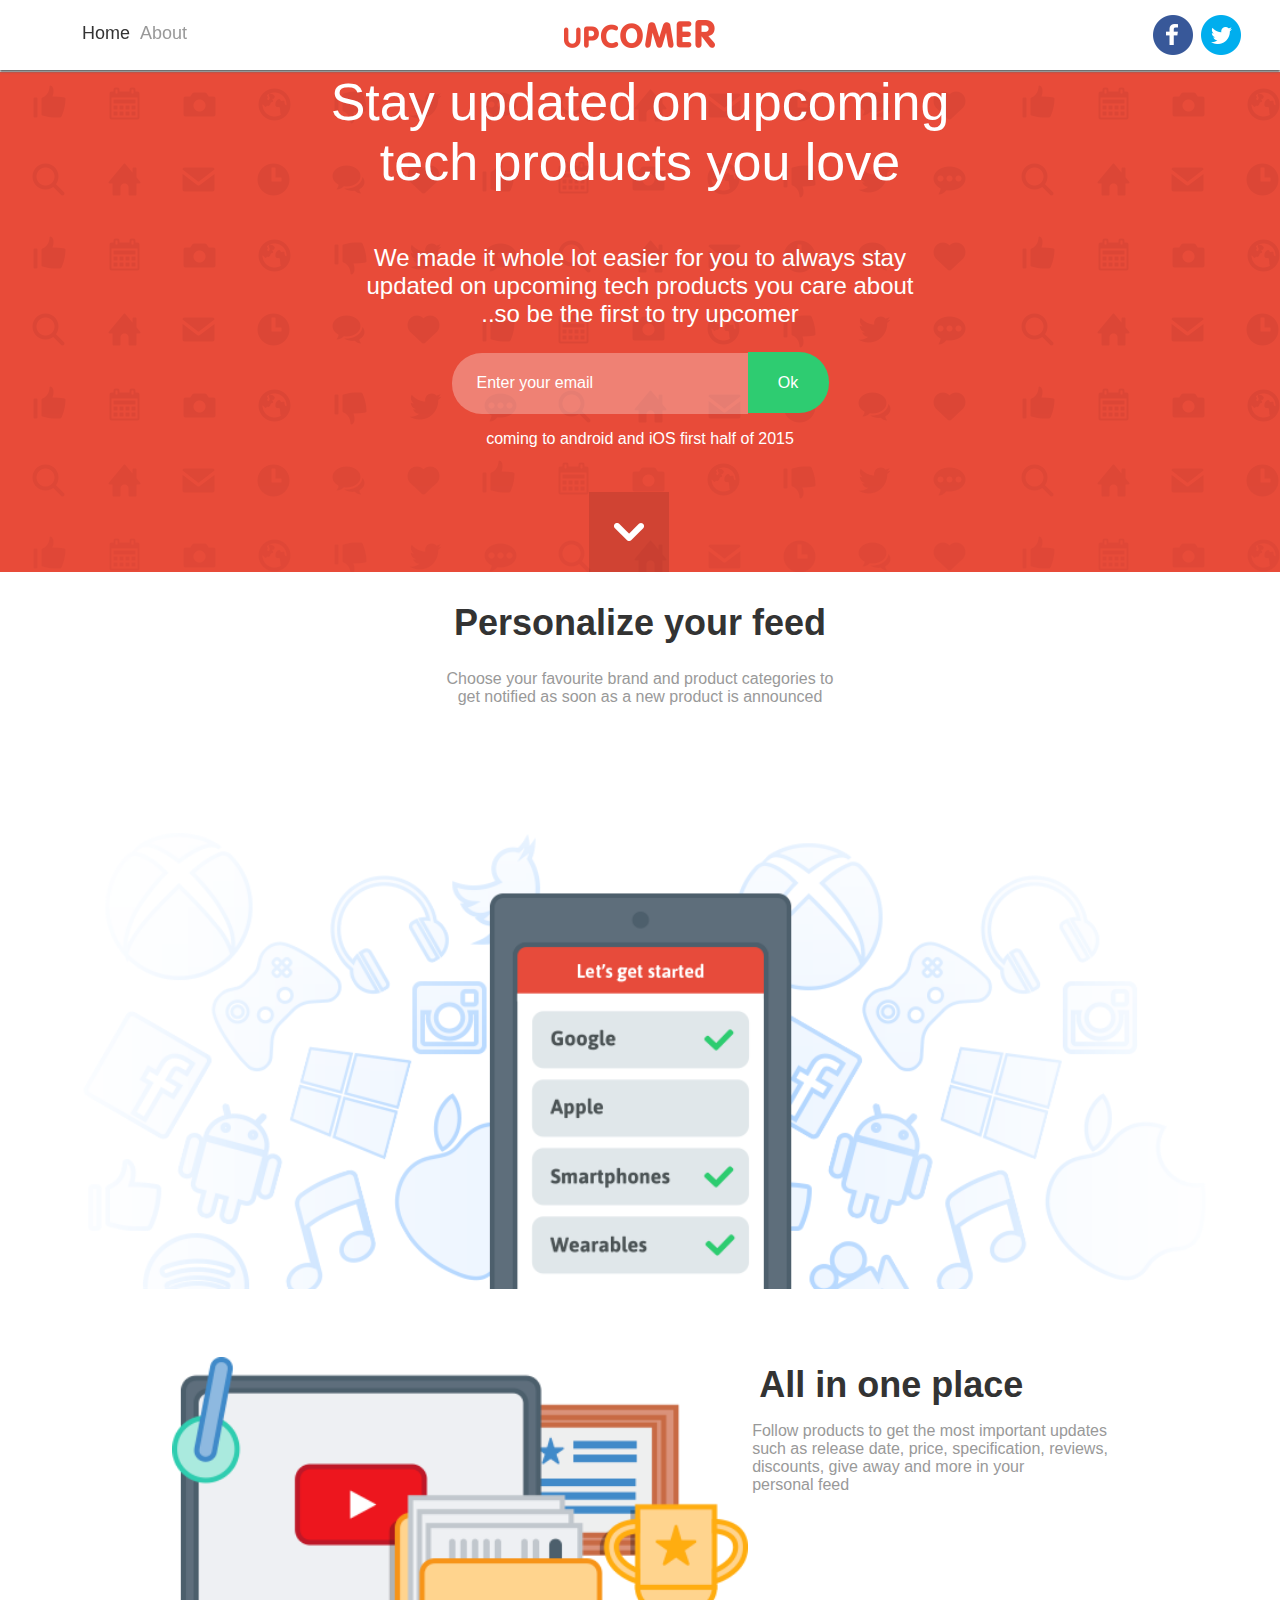
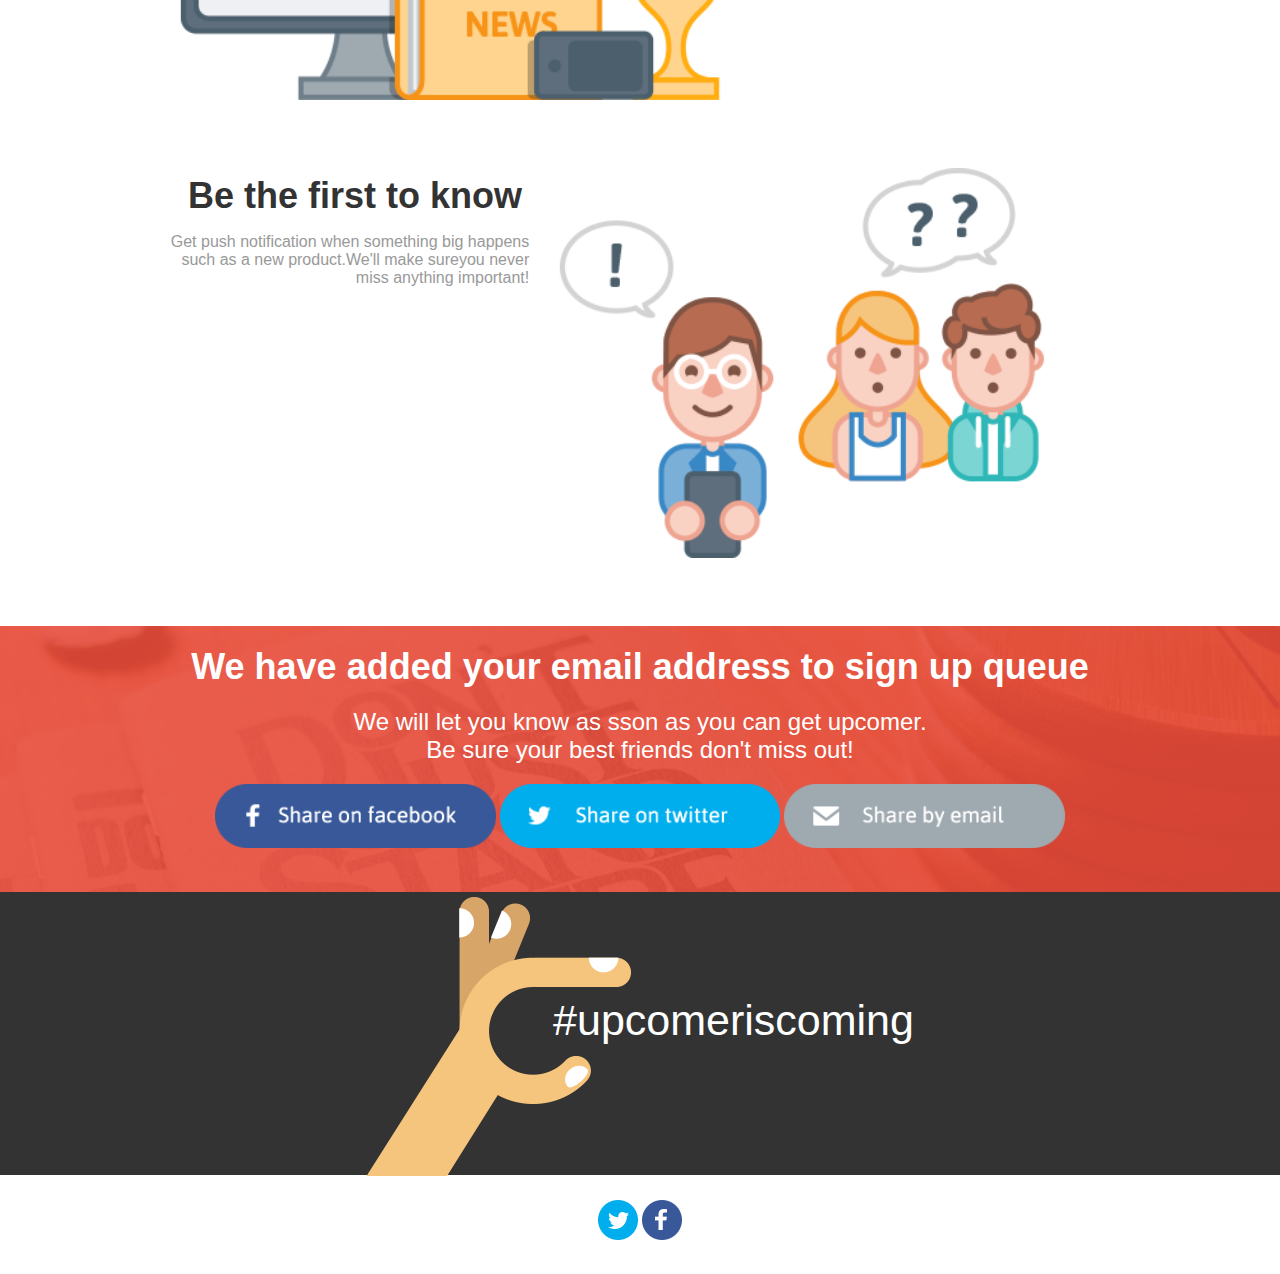
<file: index.html>
<!DOCTYPE html>
<html lang="en">

<head>
	<meta charset="UTF-8">
	<title>Upcomer</title>
	<link href="http://allfont.net/allfont.css?fonts=asap-bold" rel="stylesheet" type="text/css" />
	<link href="http://allfont.net/allfont.css?fonts=asap-regular" rel="stylesheet" type="text/css" />
	<link rel="stylesheet" href="CSS/common_style.css">
	<link rel="stylesheet" href="CSS/index.css">
	<link rel="stylesheet" href="CSS/media_query.css">
</head>

<body>
	<h1 style="display:none;">Upcomer</h1>
	<header>
		<div class="header_section">
			<div class="link">
				<ul>
					<li><a href="index.html" class="home_link">Home</a></li>
					<li><a href="about.html" class="about_link">About</a></li>
				</ul>
			</div>
			<div class="logo">
				<a href="index.html"><img src="images/upcomer-logo.png"></a>
			</div>
			<div class="external_link">
				<div class="link_to_be_hidden">
					<a href="#"><img src="images/tweet-icon.png" alt=""></a>
					<a href="#"><img src="images/fb-icon.png" alt=""></a>
				</div>
				<div id="link">
					<ul>
						<li><a href="about.html" class="about_link">About</a></li>
					</ul>
				</div>		
			</div>
		</div>
	</header>
	
	<main style="text-align:center;">
		<section class="home">
			<div class="slogans">
					<div class="slogan1">
						<p>Stay updated on upcoming<br>
						tech products you love</p>
					</div>
					<div class="slogan2">
						<p>We made it whole lot easier for you to always stay<br>
						updated on upcoming tech products you care about<br>
						..so be the first to try upcomer</p>
					</div>
					<div class="subscribe">
						<input type="email" class="email" placeholder="Enter your email"><input type="submit" value="Ok" class="submit">
					</div>
					<div class="slogan3">
						<p>coming to android and iOS first half of 2015</p>
					</div>
				<br><br>
				<div class="down">
					<img src="images/down-arrow.png">
				</div>
			</div>
		</section>
		<section class="general" style="text-align:center;">

				<h2>Personalize your feed</h2>
				
				<p class="general_illustration">Choose your favourite brand and product categories to<br>
					get notified as soon as a new product is announced
				</p>
				
				<div class="feed" style="text-align:center;">
					<img src="images/feed_bg.png">
				</div>
				
				<div class="illustration1">
					<div class="illus1_img">
						<img src="images/illustration1.png">
					</div>
					<div class="illus1_slogan">
						<h2>All in one place</h2>
						<p>
							Follow products to get the most important updates<br>
							such as release date, price, specification, reviews,<br>
							discounts, give away and more in your<br>
							personal feed
						</p>
					</div>
				</div>
				
				<div class="illustration2">
					<div class="illus2_slogan">
						<h2>Be the first to know</h2>
						<p>
							Get push notification when something big happens<br>
							such as a new product.We'll make sureyou never<br>
							miss anything important!
						</p>
					</div>
					<div class="illus2_img">
						<img src="images/illustration2.png">
					</div>
				</div>

	
		</section>
		<section class="conclusion" style="margin:0px;text-align:center;">
				<div class="conclusion_body">
					<div class="conclusion_head">
						<h2 style="position:relative;top:20px;">We have added your email address to sign up queue</h2>
					</div>
					<div class="conclusion_slogan">
						<p style="position:relative;top:10px;">We will let you know as sson as you can get upcomer.<br>
						Be sure your best friends don't miss out!</p>
					</div>
					<div class="conclusion_share" style="margin:30px;">
						<div>
							<a href="#"><img src="images/fb_share.png"></a>
						</div>
						<div>
							<a href="#"><img src="images/tweet_share.png"></a>
						</div>
						<div>
							<a href="#"><img src="images/email_share.png"></a>
						</div>
					</div>
				</div>

		</section>
		<footer>
		  <div class="footer_body">
			<div class="footer_head">
				<div class="image"><img src="images/hand.png" alt=""/></div>
				<div class="slogan"><span>#upcomeriscoming</span></div>
			</div>
		  </div>
			<div class="link_to_be_hidden">
				<img src="images/tweet-icon.png" alt="">
				<img src="images/fb-icon.png" alt="">
			</div>
	    </footer>
	</main>
</body>
</html>
</file>
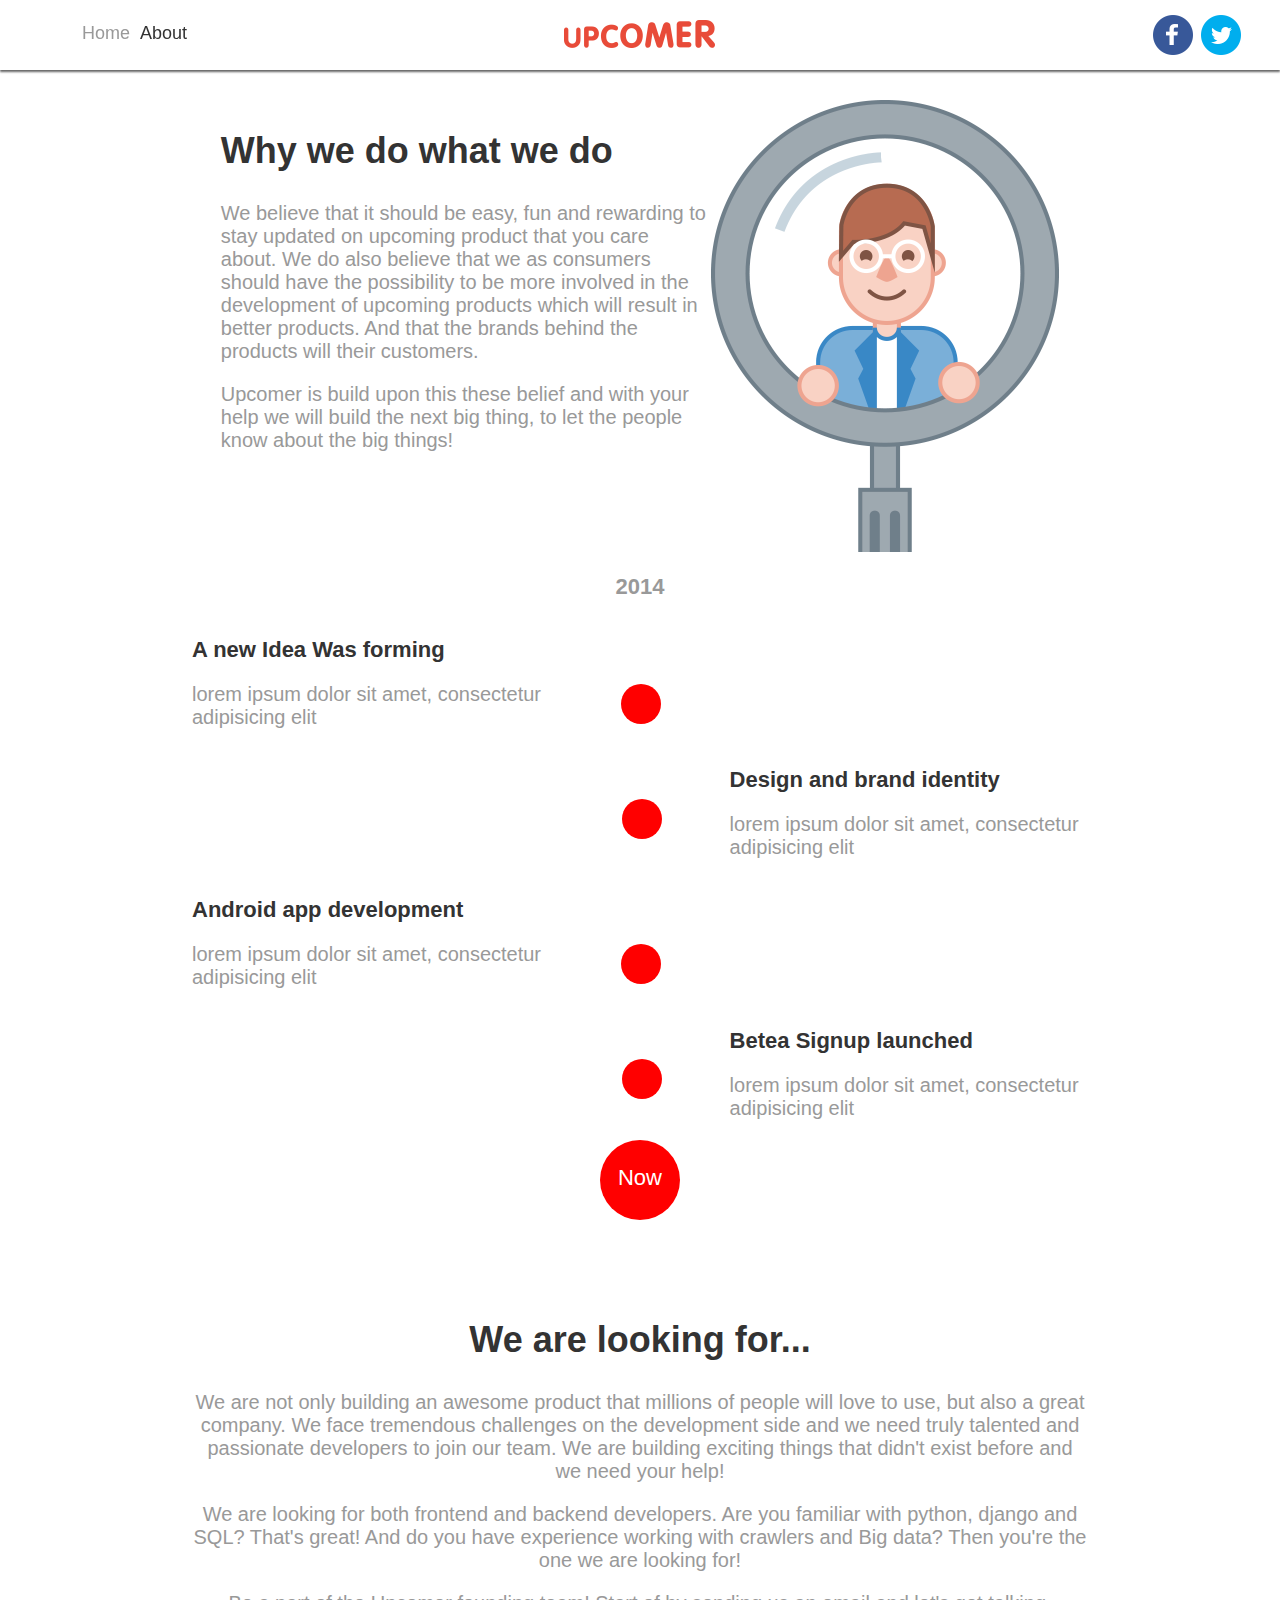
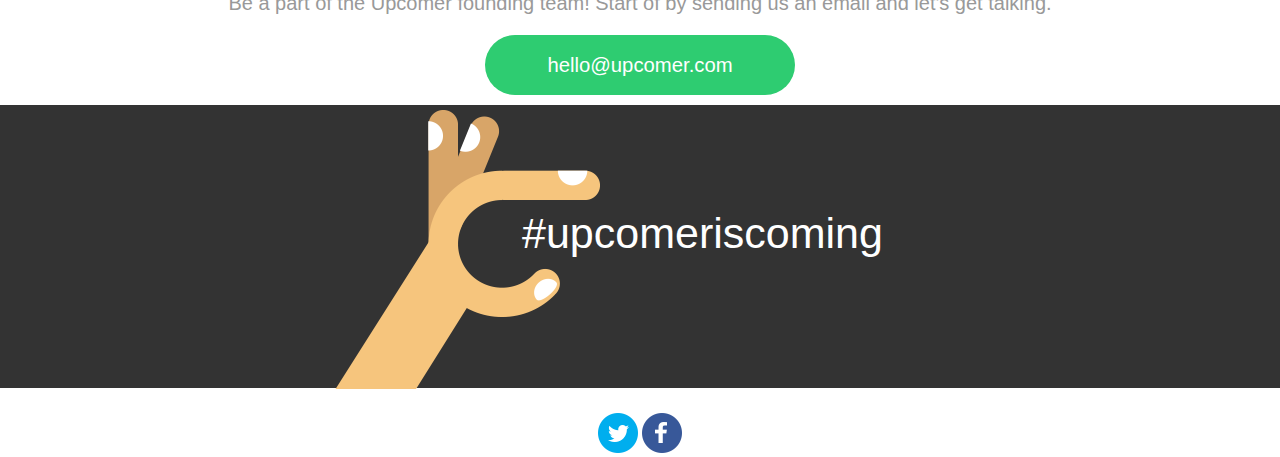
<file: about.html>
<!DOCTYPE html>
<html lang="en">
<head>
	<meta charset="UTF-8">
	<title>About</title>
	<link href="http://allfont.net/allfont.css?fonts=asap-bold" rel="stylesheet" type="text/css" />
	<link href="http://allfont.net/allfont.css?fonts=asap-regular" rel="stylesheet" type="text/css" />
	<link rel="stylesheet" href="CSS/common_style.css">
	<link rel="stylesheet" href="CSS/about.css">
	<link rel="stylesheet" href="CSS/media_query.css">
</head>
<body>
	<h1 style="display:none;">Upcomer</h1>
	<header>
		<div class="header_section">
			<div class="link">
				<ul>
					<li><a href="index.html" class="home_link">Home</a></li>
					<li><a href="about.html" class="about_link">About</a></li>
				</ul>
			</div>
			<div class="logo">
				<a href="index.html"><img src="images/upcomer-logo.png"></a>
			</div>
			<div class="external_link">
				<div class="link_to_be_hidden">
					<a href="#"><img src="images/tweet-icon.png" alt=""></a>
					<a href="#"><img src="images/fb-icon.png" alt=""></a>
				</div>
				<div id="link">
					<ul>
						<li><a href="#" class="about_link">About</a></li>
					</ul>
				</div>		
			</div>
		</div>
	</header>
	<main>
		<div class="what_we_do">
			<div class="content">
				<h2>Why we do what we do</h2>
				<p>
					We believe that it should be easy, fun and rewarding to stay
					updated on upcoming product that you care about.
					We do also believe that we as consumers should have the
					possibility to be more involved in the development of
					upcoming products which will result in better products.
					And that the brands behind the products will their customers. 
				</p>
				<p>
					Upcomer is build upon this these belief and with your help
					we will build the next big thing, to let the people know
					about the big things!
				</p>
			</div>
			<div class="image">
				<img src="images/illustration3.png" alt="">	
			</div>
		</div>
		<div class="chronology">
			<h2 class="year">2014</h2>
			
			<div class="chro_row1">
				<div class="chro1">
					<div class="content">
						<h2>A new Idea Was forming</h2>
						<p>lorem ipsum dolor sit amet, consectetur adipisicing elit</p>
					</div>
					<div class="circle"></div>	
				</div>
			</div>

			<div class="chro_row2">
				<div class="chro2">
					<div class="circle"></div>	
					<div class="content">
						<h2>Design and brand identity</h2>
						<p>lorem ipsum dolor sit amet, consectetur adipisicing elit</p>
					</div>
				</div>
			</div>
			<div class="chro_row3">
				<div class="chro3">
					<div class="content">
						<h2>Android app development</h2>
						<p>lorem ipsum dolor sit amet, consectetur adipisicing elit</p>
					</div>
					<div class="circle"></div>	
				</div>
			</div>
			<div class="chro_row4">
				<div class="chro4">
					<div class="circle"></div>	
					<div class="content">
						<h2>Betea Signup launched</h2>
						<p>lorem ipsum dolor sit amet, consectetur adipisicing elit</p>
					</div>
				</div>
			</div>
		</div>
		<div class="now_parent">
			<div class="now">
				<span>Now</span>
			</div>
		</div>
		<div class="we_are_looking">
			<h2>We are looking for...</h2>
			<p>
				We are not only building an awesome product that millions of people will love to use, but also a great company. We face tremendous challenges on the development side and we need truly talented and passionate developers to join our team. We are building exciting things that didn't exist before and we need your help!
			</p>
			<p>
				We are looking for both frontend and backend developers. Are you familiar with python, django and SQL? That's great! And do you have experience working with crawlers and Big data? Then you're the one we are looking for!
			</p>
			<p>
				Be a part of the Upcomer founding team! Start of by sending us an email and let's get talking.
			</p>
			<div class="hello_upcomer">
				<a href="#">hello@upcomer.com</a>
			</div>
		</div>

		<footer>
		  <div class="footer_body" style="">
			<div class="footer_head">
				<div class="image"><img src="images/hand.png" alt=""/></div>
				<div class="slogan"><span>#upcomeriscoming</span></div>
			</div>
		  </div>
			<div class="link_to_be_hidden">
				<img src="images/tweet-icon.png" alt="">
				<img src="images/fb-icon.png" alt="">
			</div>
	    </footer>

	</main>
</body>
</html>
</file>
<file: CSS/common_style.css>
body{
	width: 100%;
}

a{
	color:#333333;
	text-decoration: none;
}

header{
	position: fixed;
	right: 0px;
	left:0px;
	top: 0px;
	height: 70px;
	box-shadow: 0px 2px 2px #666666;
	z-index: 2;
	background-color: #fff;
}


.header_section{
	height: 70px;
	width: 95%;
	margin: auto;
}

.header_section div{
	display: inline-block;
}

.external_link,.link{
	float: right;
	width: 30%;
	font-family: 'Asap Bold', arial;
	font-size: 18px;
}

.link,.logo{
	float: left;
}

.link{
	margin-top: -10px;
}

.logo{
	width: 40%;
	margin-top: 20px;
	text-align: center;
}

.link ul li{
	float: left;
	margin-top: 15px;
	margin-left: 10px;
	list-style-type: none;
}
.header_section .external_link .link_to_be_hidden{
	width: 100%;
}

.external_link .link_to_be_hidden img{
	float: right;
	margin-top: 15px;
	margin-right: 2%;
}

.about_link{
	color: #999999;	
}

#link{
	display: none;
}
footer{
	width: 100%;
	position: relative;
	top:-30px;
}

footer .footer_body{
	margin-bottom: 25px;
	background: #333333;
	width: 100%;
}

footer .footer_body .footer_head{
	max-width: 610px;
	width: 70%;
	margin: auto;
}

footer .footer_body .footer_head div{
	display: inline-block;
}

footer .footer_body .footer_head .image{
	display: inline-block;
	vertical-align: bottom;
	position: relative;
	bottom: -5px;	
	width: 30%;
}

footer .footer_body .footer_head .slogan{
	margin-bottom: 130px;
}

footer .footer_body .footer_head .image img{
}

footer .footer_body .footer_head .slogan span{
	text-align: center;
	vertical-align: top;
	position: relative;
	font-family: 'Asap Bold', arial;
	font-size: 43px;
	color: #fff;
}
</file>
<file: CSS/index.css>
body{
	width: 100%;
}

a{
	color:#333333;
	text-decoration: none;
}

main{
	position: absolute;
	top:0px;
	left: 0px;
	right: 0px;
}

.home{
	position: relative;
	top:20px;
	left: 0px;
	right:0px;
	height: 500px;
	background-image: url("../images/bg1_repeat.png");
}

.home .slogans{
	margin:auto;
	width: 80%;
	height: 100%;
	color:#fff;
}

.home .slogans .slogan1{
	font-family: 'Asap Bold', arial;
	font-size: 52px;
}

.home .slogans .slogan2{
	font-family: 'Asap Bold', arial;
	font-size: 24px;
}

.home .slogans .slogan3{
	font-family: 'Asap Bold', arial;
	font-size: 16px;	
}

.home .slogans .subscribe .email{
	font-family: 'Asap Bold', arial;
	font-size: 16px;
	width:269px;
	height: 59px;
	border-bottom-left-radius: 30px;
	border-top-left-radius: 30px;
	outline: 0;
	border:none;
	background: rgba(255,255,255,0.3);
	padding-left: 25px;
	color: #fff;
} 

::-webkit-input-placeholder { 
   font-family: 'Asap Bold', arial;
   color: #fff;
   font-size: 16px;
}

::-moz-placeholder { 
   font-family: 'Asap Bold', arial;
   color: #fff;
   font-size: 16px;
}

.home .slogans .subscribe .submit{
	color: #fff;
	font-size: 16.05px;
	background: #2ecc71;
	width: 81px;
	height: 61px;
	border-bottom-right-radius: 30px;
	border-top-right-radius: 30px;
	outline: 0;
	border:none;
	cursor: pointer;
}

input::-moz-focus-inner {
  border: 0;
}

.home .slogans .subscribe .submit:hover{
	opacity: 0.8;
}

.home .slogans .down img{
	cursor: pointer;
	position: absolute;
	bottom: 0px;
	left: 46%;
}	

.general{
	margin-top: 50px;
	width: 100%;
}

.general h2{
	margin: 2%;
	font-family: 'Asap Bold', arial;
   	color: #333333;
   	font-size: 36px;
}

.general .general_illustration{
	margin: 2%;
}

.general .feed{
	margin: 3%;
	text-align: center;
}

.general .feed  img{
	width: 100%;
	height:100%;
}

.general .illustration1,.general .illustration2{
	margin: 5%;
}

.general .illustration1 div, .general  .illustration2 div{
	display: inline-block;
}

.general  .illustration1 .illus1_img, .general  .illustration2 .illus2_img{
	width: 50%;
}

.general  .illustration1 .illus1_img img,.general  .illustration2 .illus2_img img{
	width: 100%;
	height: 100%;
}

.general  .illustration1 .illus1_slogan{
	vertical-align: top;
	text-align: left;
}

.general  .illustration2 .illus2_slogan{
	vertical-align: top;
	text-align: right;
}

.general p{
	font-family: 'Asap Regular', arial;
	font-size: 16px;
	color: #999999;
}

.conclusion{
	width: 100%;
	background-image: url("../images/bg2.png");
}

.conclusion  .conclusion_body .conclusion_head h2{
	font-family: 'Asap Bold', arial;
	font-size: 36px;
	color: #fff;
}

.conclusion  .conclusion_body .conclusion_slogan p{
	font-family: 'Asap Regular', arial;
	font-size: 24px;
	color: #fff;
}

.conclusion  .conclusion_body  .conclusion_share div{
	display: inline-block;
	width: 23%;
	margin-bottom: 40px;
}

.conclusion  .conclusion_body  .conclusion_share div img{
	width: 100%;
	cursor: pointer;
}
</file>
<file: CSS/media_query.css>
@media screen and (max-width: 950px){
	main .what_we_do .content{
		width: 100%;
	}

	main .what_we_do .content p{
		width: 100%;
	}

	main .what_we_do .content p, main .what_we_do .content h2{
		text-align: center;
	}
	.chro_row1 .chro1 .circle, .chro_row3 .chro3 .circle{
		float: left;
		position: relative;
		top: 50px;
	}
	.chro_row1 .chro1 .content, .chro_row3 .chro3 .content{
		position: relative;
		left: 30%;
		width: 80%;
	}

	.chro_row2 .chro2 .circle, .chro_row4 .chro4 .circle{
		float:left;
		position: relative;
		left: 7%; 
	}
	.chro_row2 .chro2 .content, .chro_row4 .chro4 .content{
		position: relative;
		left: 16%;
		width: 80%;
	}

	main .chronology .year{
		text-align: left;
		position: relative;
		left: 7%;
	}

	.now{
		float: left;
		position: relative;
		left: 17%;
	}
}

@media screen and (max-width: 780px) {
    .home .slogans  .slogan1{
		font-family: 'Asap Bold', arial;
		font-size: 45px;
		margin-top: 50px;
	}
	.home .slogans  .slogan2{
		font-family: 'Asap Bold', arial;
		font-size: 20px;
	}
	.general   h2, .general  p{
		text-align: center;
		font-size: 22px;
	}

	.general , .general  p{
		font-size: 14px;
	}
	.conclusion  .conclusion_body .conclusion_head h2{
		font-size: 22px;
	}

	.conclusion  .conclusion_body .conclusion_slogan p{
		font-size: 14px;
	}

	footer .footer_body .footer_head .slogan span{
		font-size: 23px;
	}

	footer .footer_body .footer_head{
		width: 50%;
	}

	footer .footer_body .footer_head .slogan{
		margin-bottom: 14%;
		margin-left: -10%;
	}

	footer .footer_body .footer_head .image img{
		width: 100%;
	}

}

@media screen and (max-width: 680px) {
    .home .slogans  .slogan1{
		font-family: 'Asap Bold', arial;
		font-size: 35px;
	}
	.conclusion  .conclusion_body  .conclusion_share div{
		width: 32%;
	}
	footer .footer_body .footer_head .slogan{
		margin-bottom: 13%;
	}
}

@media screen and (max-width: 590px) {
	.home .slogans  .slogan2{
		font-family: 'Asap Bold', arial;
		font-size: 16px;
	}
	.home .slogans  .slogan3{
		font-family: 'Asap Bold', arial;
		font-size: 14px;	
	}
	.header_section .external_link .link_to_be_hidden{
		display: none;
	}
	.header_section .link ul li .about_link{
		display: none;
	}
	#link{
		display: inline-block;	
		margin-top: 6px;	
	}
	#link ul li{
		list-style-type: none;
	}
	footer .footer_body .footer_head{
		width: 80%;
	}
	footer .footer_body .footer_head .slogan span{
		font-size: 26px;
	}
	
	.chro_row1 .chro1 .content, .chro_row3 .chro3 .content{
		position: relative;
		left: 13%;
	}

	.chro_row2 .chro2 .content, .chro_row4 .chro4 .content{
	 	position: relative;
		left: 3%;
	}

	.content  h2{
		font-family: 'Asap Bold', arial;
		font-size: 18px;
		color: #333333;
	}	

	.content  p{
		font-family: 'Asap Regular', arial;
		font-size: 14px;
		color: #999999;
	}	

	main .we_are_looking{
		width: 90%;
	}

	main .we_are_looking h2{
		font-family: 'Asap Bold', arial;
		font-size: 22px;
		color: #333333;
	}

	main .we_are_looking p{
		font-family: 'Asap Regular', arial;
		font-size: 14px;
		color: #999999;
	}
	main .we_are_looking .hello_upcomer{
		height: 40px;
		width: 210px;
		border-radius: 20px;
	}

	main .we_are_looking .hello_upcomer a{
		font-size: 14px;
		position: relative;
		top: 12px;
	}
}

@media screen and (max-width: 490px) {
	.home .slogans  .subscribe .email{
		width:200px;
		height: 40px;
		vertical-align: top;
	}
	.home .slogans  .subscribe .submit{
		width: 40px;
		height: 42px;
		vertical-align: top;
	}
	.home .slogans .down img{
		position: absolute;
		bottom: 0px;
		left: 40%;
	}	
	main .chronology{
		width: 95%;
		height: 450px;
		overflow-x:hidden; 
	}

	.now{
		float: left;
		position: relative;
		left: 7%;
		height: 60px;
		width: 60px;
	}

	.now span{
		position: relative;
		top:15px;
	}
}

@media screen and (max-width:400px) {
	.header_section{
		width: 100%;
	}

	.link ul li .home_link{
		position: relative;
		right: 20px;
	}

	.home .slogans  .subscribe .email{
		width:150px;
		height: 40px;
		vertical-align: top;
		font-size: 14px;
	}
	.home .slogans  .subscribe .submit{
		width: 30px;
		height: 42px;
		vertical-align: top;
		font-size: 14px;
	}

	.conclusion  .conclusion_body  .conclusion_share div{
		width: 60%;
	}
	footer .footer_body .footer_head{
		width: 100%;
	}
}
</file>
<file: CSS/about.css>
.home_link{
	color: #999999;
}

#link, .about_link{
	color: #333333;
}

main{
	position: absolute;
	top: 70px;
	left: 0px;
	right: 0px;
}

main .what_we_do{
	width: 95%;
	margin:auto;
	margin-top: 30px;
	text-align: center;
}

main .what_we_do div{
	display: inline-block;
}

main .what_we_do .content{
	vertical-align: top;
	width: 40%;
}

main .what_we_do .content h2{
	text-align: left;
	font-family: 'Asap Bold', arial;
	font-size: 36px;
	color: #333333;
}

main .what_we_do .content p{
	text-align: left;
	font-family: 'Asap Regular', arial;
	font-size: 20px;
	color: #999999;
}

main .what_we_do .image{
	height: 0%;
}

main .what_we_do .image img{
	height: 100%;
	width: 100%;
}

main .chronology {
	width: 70%;
	margin:auto;
}

main .chronology .year{
	text-align: center;
	font-family: 'Asap Bold', arial;
	font-size: 22px;
	color: #999999;
}

.circle{
	width: 40px;
	height: 40px;
	border-radius: 20px;
	background: red;
}

.chro_row1,.chro_row2,.chro_row3,.chro_row4{
	width: 100%;
}

.chro_row1 .chro1, .chro_row2 .chro2,.chro_row3 .chro3,.chro_row4 .chro4{
	width: 100%;
}

.chro_row1 .chro1 div, .chro_row2 .chro2 div, .chro_row3 .chro3 div, .chro_row4 .chro4 div{
	display: inline-block;
}

.chro_row2 .chro2, .chro_row4 .chro4{
	text-align: right;
}

.content{
	width: 40%;
}

.now_parent{
	width: 100%;
}

.now{
	margin: 0 auto;
	text-align: center;
	height: 80px;
	width: 80px;
	border-radius: 40px;
	background: red;
}

.now span{
	position: relative;
	top:25px;
	font-family: 'Asap Bold', arial;
	font-size: 22px;
	color: #fff;
}

.content  h2{
	font-family: 'Asap Bold', arial;
	font-size: 22px;
	color: #333333;
}

.content  p{
	font-family: 'Asap Regular', arial;
	font-size: 20px;
	color: #999999;
}

.chro_row2 .chro2 .content, .chro_row4 .chro4 .content{
	text-align: left;
}

.chro_row1 .chro1 .circle, .chro_row3 .chro3 .circle{
	position: relative;
	left: 7.4%;
}

.chro_row2 .chro2 .circle, .chro_row4 .chro4 .circle{
	float: left;
	position: relative;
	left: 48%;
	top:50px;
}

main .we_are_looking{
	position: relative;
	top:70px;
	width: 70%;
	margin: auto;
	text-align: center;
}

main .we_are_looking h2{
	font-family: 'Asap Bold', arial;
	font-size: 36px;
	color: #333333;
}

main .we_are_looking p{
	font-family: 'Asap Regular', arial;
	font-size: 20px;
	color: #999999;
}

main .we_are_looking .hello_upcomer{
	height: 60px;
	width: 310px;
	border-radius: 30px;
	background: #2ecc71;
	margin: auto;
}

main .we_are_looking .hello_upcomer a{
	font-family: 'Asap Regular', arial;
	font-size: 20.3px;
	color: #fff;
	position: relative;
	display: block;
	top: 19px;
}
footer{
	position: relative;
	top:80px;
}

.link_to_be_hidden{
	text-align: center;
}
</file>
